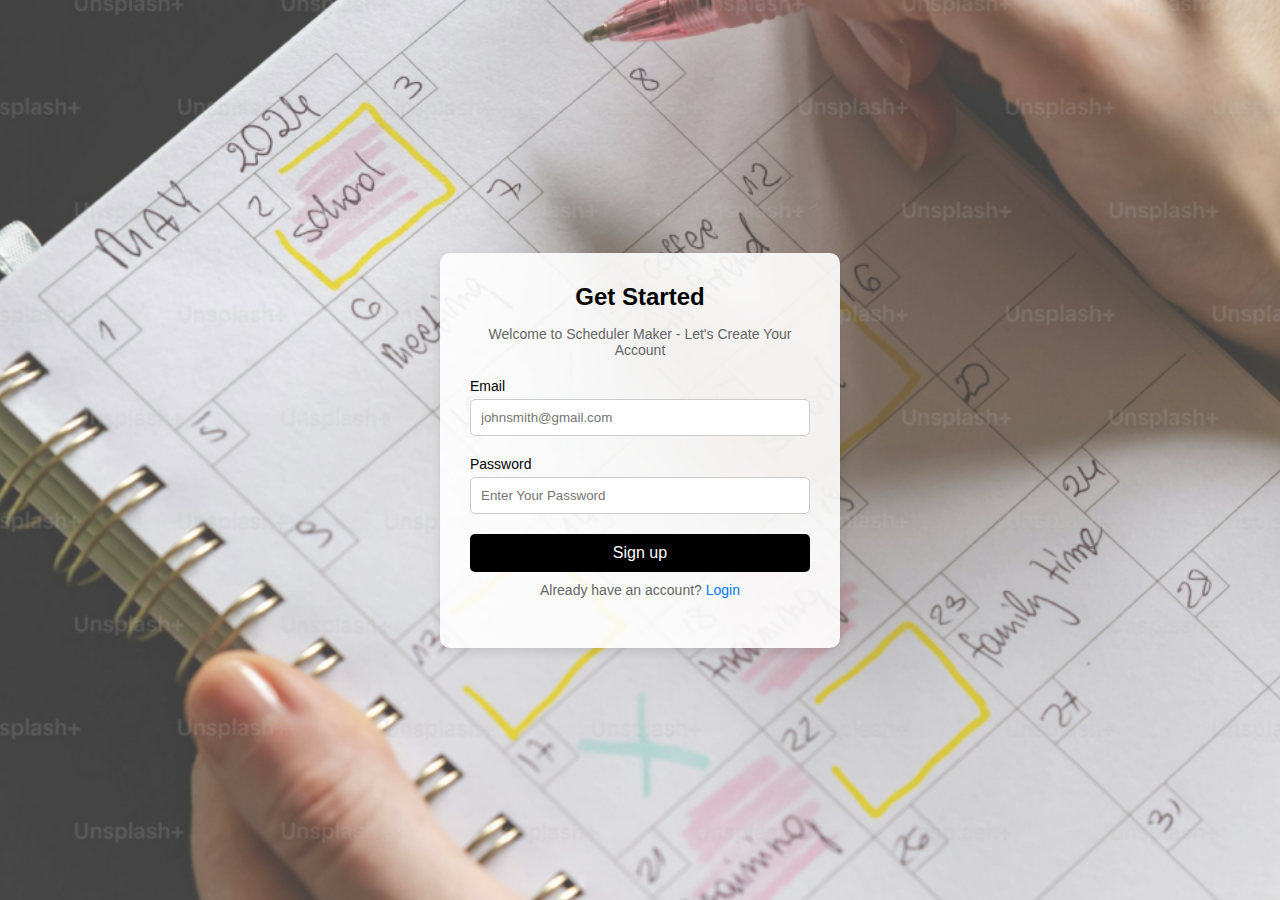
<file: signup.html>
<!DOCTYPE html>
<html lang="en">
<head>
    <meta charset="UTF-8">
    <meta name="viewport" content="width=device-width, initial-scale=1.0">
    <title>Get Started - Scheduler Maker</title>
    <link rel="stylesheet" href="signup.css">
</head>
<body>
    <div class="container">
        <div class="form-box">
            <h2>Get Started</h2>
            <p>Welcome to Scheduler Maker - Let's Create Your Account</p>
            <form action="#">
                <label for="email">Email</label>
                <input type="email" id="email" placeholder="johnsmith@gmail.com" required>

                <label for="password">Password</label>
                <input type="password" id="password" placeholder="Enter Your Password" required>

                <!-- Updated Button with onclick function -->
                <button type="button" onclick="redirectToLogin()">Sign up</button>

                <p class="login-link">Already have an account? <a href="login.html">Login</a></p>
            </form>
        </div>
    </div>

    <!-- JavaScript for Redirecting to Login Page -->
    <script>
        function redirectToLogin() {
            window.location.href = "login.html"; // Redirects to login page
        }
                </script>
    
          
</body>
</html>
</file>
<file: signup.css>
/* ---------- RESET AND GLOBAL STYLES ---------- */

* {
    margin: 0;
    padding: 0;
    box-sizing: border-box;
    font-family: Arial, sans-serif;
}

body {
    font-family: Arial, sans-serif;
    background: url('assests/signupBg.png') no-repeat center center;
    background-size: 150% auto; /* Wider background image */
    height: 100vh;
    display: flex;
    justify-content: center;
    align-items: center;
    margin: 0;
}

/* ---------- CONTAINER AND FORM STYLING ---------- */

.container {
    display: flex;
    justify-content: center;
    align-items: center;
    height: 100%;
    width: 100%;
    padding: 20px; /* Added padding for smaller screens */
}

.form-box {
    background: rgba(255, 255, 255, 0.9);
    padding: 30px;
    border-radius: 10px;
    box-shadow: 0 4px 10px rgba(0, 0, 0, 0.1);
    text-align: center;
    width: 400px;
    max-width: 90%; /* Makes form responsive to screen size */
}

h2 {
    font-size: 24px;
    margin-bottom: 15px;
}

p {
    font-size: 14px;
    margin-bottom: 20px;
    color: #666;
}

form {
    display: flex;
    flex-direction: column;
}

label {
    font-size: 14px;
    margin-bottom: 5px;
    text-align: left;
    width: 100%;
}

input {
    padding: 10px;
    margin-bottom: 20px;
    border: 1px solid #ccc;
    border-radius: 5px;
    width: 100%;
}

button {
    padding: 10px;
    background-color: #000;
    color: #fff;
    border: none;
    border-radius: 5px;
    cursor: pointer;
    font-size: 16px;
}

button:hover {
    background-color: #333;
}

button:focus {
    outline: 2px solid #007BFF;
    outline-offset: 2px;
}

.login-link {
    font-size: 14px;
    margin-top: 10px;
}

.login-link a {
    color: #007BFF;
    text-decoration: none;
}

.login-link a:hover {
    text-decoration: underline;
}

/* ---------- RESPONSIVE BREAKPOINTS ---------- */

/* Medium devices (tablets, 768px and up) */
@media (max-width: 768px) {
    .form-box {
        width: 90%; /* Expands form to nearly full width */
        padding: 20px;
    }
    h2 {
        font-size: 22px;
    }
    p {
        font-size: 13px;
    }
    button {
        font-size: 15px;
    }
}

/* Small devices (phones, 480px and down) */
@media (max-width: 480px) {
    body {
        background-size: 350% ; /* Return to cover for smaller screens */
    }
    .form-box {
        padding: 15px;
        width: 100%; /* Full width on very small screens */
    }
    h2 {
        font-size: 20px;
    }
    p {
        font-size: 12px;
    }
    button {
        font-size: 14px;
        padding: 8px;
    }
}
</file>
